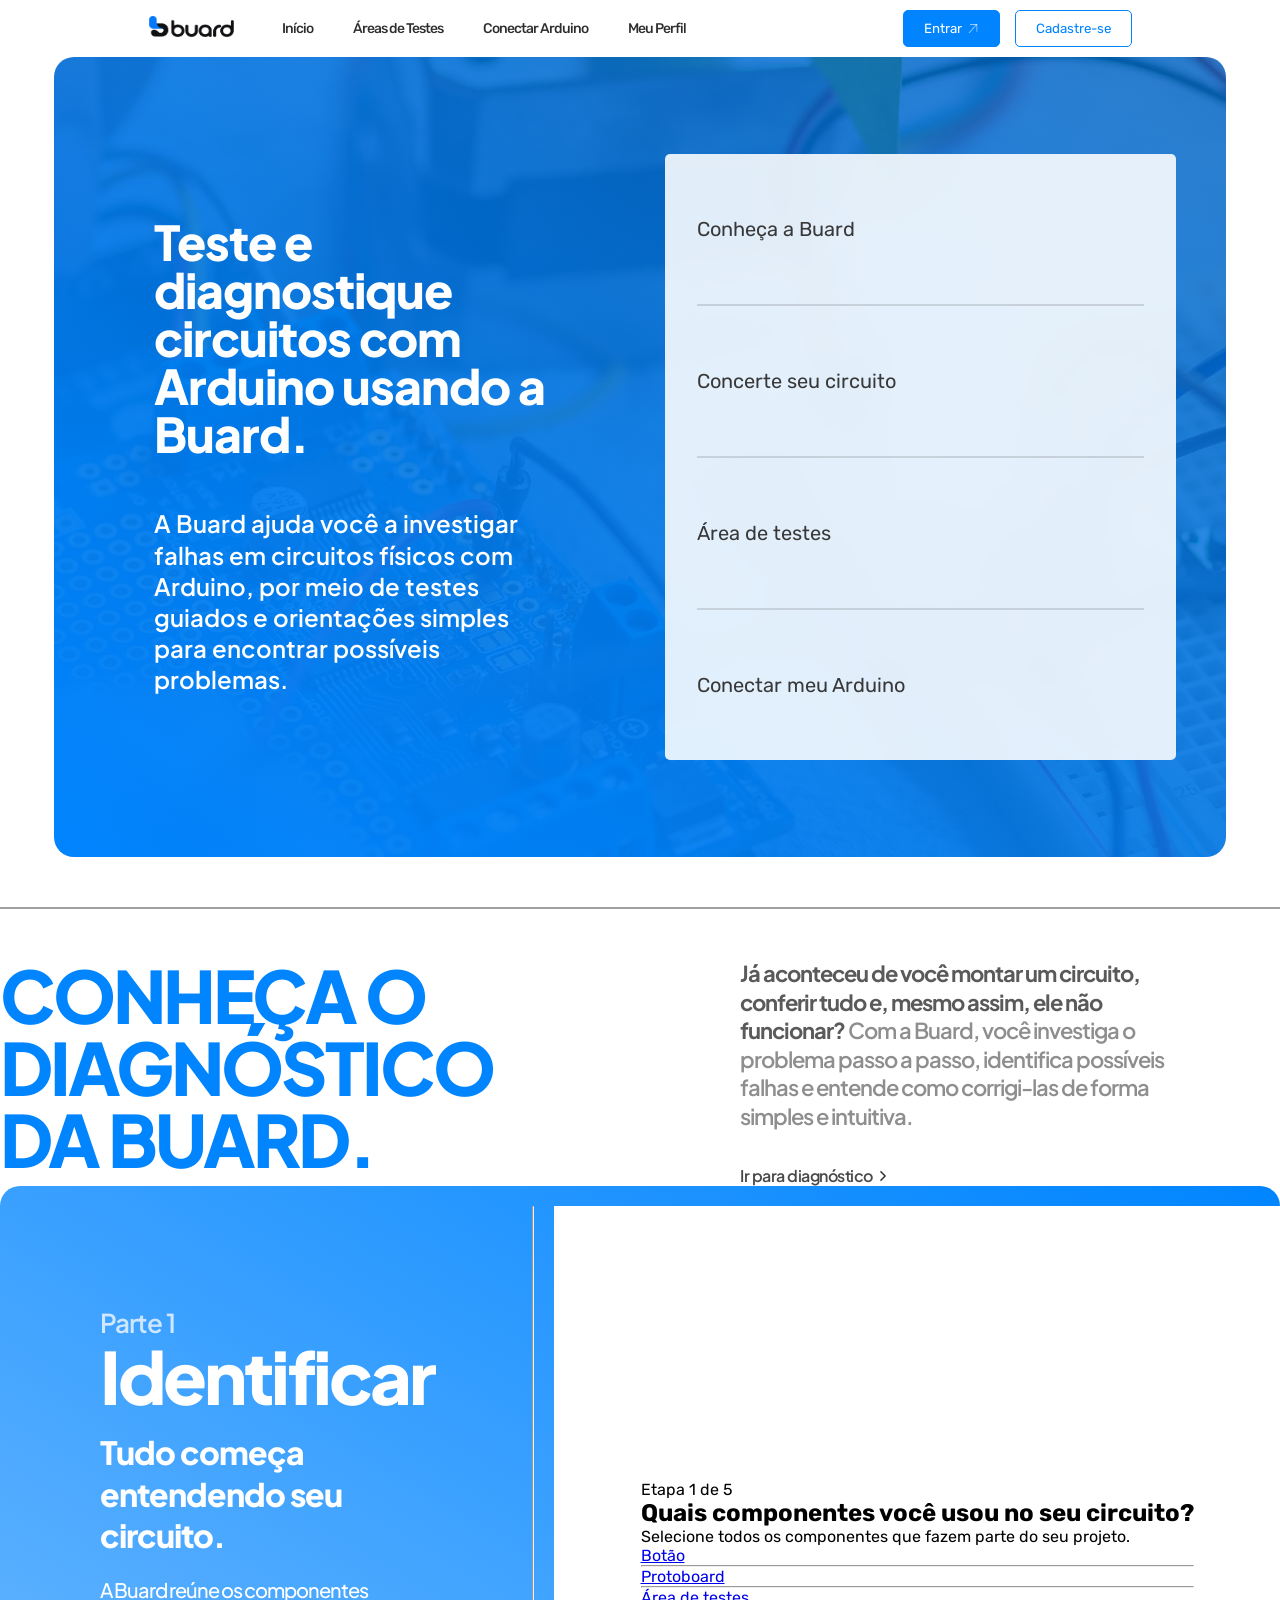
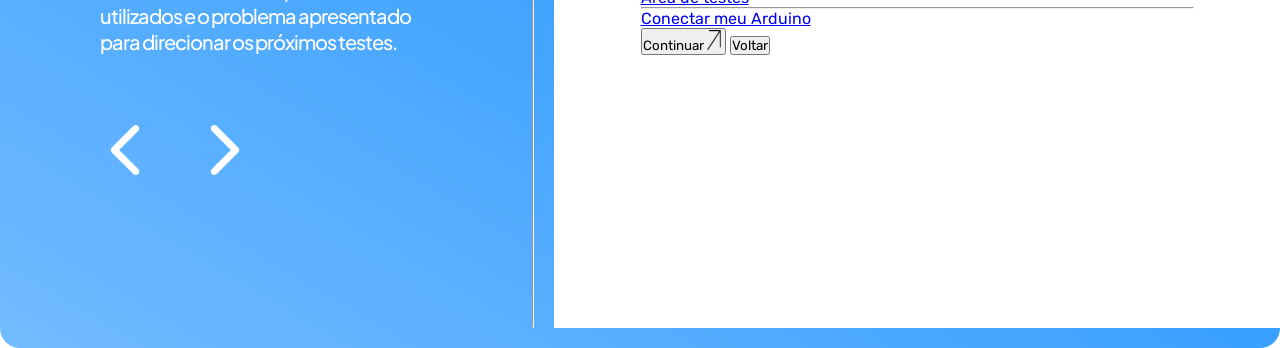
<file: Index.html>
<!DOCTYPE html>
<html lang="pt-BR">
<head>
    <meta charset="UTF-8">
    <meta name="viewport" content="width=device-width, initial-scale=1.0">
    <link rel="stylesheet" href="CSS/index.css">
    <title>Buard | Página Inicial</title>
</head>
<body>
    <header class="header">
        <div class="header_conteudo">
            <div class="header_navegacao">
                <a href="#">
                    <img src="IMG/BuardLogo.png">
                </a>
                <nav>
                    <a href="#index"><span>Início</span></a>
                    <a href="#"><span>Áreas de Testes</span></a>
                    <a href="#"><span>Conectar Arduino</span></a>
                    <a href="#"><span>Meu Perfil</span></a>
                </nav>
            </div>
            
            <div class="header_entrar">
                <button class="header_entrar_login" onclick="login()"><span>Entrar</span><img src="IMG/Seta.png" width="12" style="filter: invert(1);"></button>
                <button class="header_entrar_cadastro" onclick="cadastro()"><span>Cadastre-se</span></button>
            </div>
        </div>
    </header>

    <main>

        <section class="hero">

            <div class="hero_conteudo">
                <h1>Teste e diagnostique circuitos com Arduino usando a Buard.</h1>
                <p>A Buard ajuda você a investigar falhas em circuitos físicos com Arduino, por meio de testes guiados e orientações simples para encontrar possíveis problemas.</p>
            </div>
            <div class="hero_menu">
                <nav>
                    <a href="#"><span>Conheça a Buard</span><img src="IMG/Seta.png"></a>
                    <hr>
                    <a href="#"><span>Concerte seu circuito</span><img src="IMG/Seta.png"></a>
                    <hr>
                    <a href="#"><span>Área de testes</span><img src="IMG/Seta.png"></a>
                    <hr>
                    <a href="#"><span>Conectar meu Arduino</span><img src="IMG/Seta.png"></a>
                </nav>
            </div>
        </section>

        <hr class="hr1">

        <section class="diagnostico">

            <div class="diagnostico_titulo">
                <div class="diagnostico_titulo_h1">
                    <h1>CONHEÇA O DIAGNÓSTICO DA BUARD.</h1>
                </div>

                <div class="diagnostico_titulo_texto">
                    <p><strong>Já aconteceu de você montar um circuito, conferir tudo e, mesmo assim, ele não funcionar?</strong> Com a Buard, você investiga o problema passo a passo, identifica possíveis falhas e entende como corrigi-las de forma simples e intuitiva.</p>
                    <a href="#"><span>Ir para diagnóstico</span><img src="IMG/SetaAzul.png"></a>
                </div>
            </div>

            <div class="diagnostico_container">
                <div class="diagnostico_descricao">
                    <div class="diagnostico_descricao_titulo">
                        <h2>Parte 1</h2>
                        <h1>Identificar</h1>
                    </div>

                    <div class="diagnostico_descricao_texto">
                        <h4>Tudo começa entendendo seu circuito.</h4>
                        <p>A Buard reúne os componentes utilizados e o problema apresentado para direcionar os próximos testes.</p>
                    </div>

                    <div class="diagnostico_descricao_nav">
                        <button>
                            <img src="IMG/SetaAzul.png" width="50" height="50" style="transform: rotate(90deg);">
                        </button>
                        
                        <button>
                            <img src="IMG/SetaAzul.png" width="50" height="50" style="transform: rotate(-90deg);">
                        </button>
                    </div>
                </div>

                <hr>

                <div class="diagnostico_exemplo">
                    <div class="diagnostico_exemplo_nav">
                        <div class="diagnostico_exemplo_conteudo">
                            <p>Etapa 1 de 5</p> 
                            <h1>Quais componentes você usou no seu circuito?</h1>
                        </div>

                        <div class="diagnostico_exemplo_menu">
                            <p>Selecione todos os componentes que fazem parte do seu projeto.</p>
                            <div class="diagnostico_exemplo_botoes">
                                <nav>
                                    <a href="#"><span>Botão</span></a>
                                    <hr>
                                    <a href="#"><span>Protoboard</span></a>
                                    <hr>
                                    <a href="#"><span>Área de testes</span></a>
                                    <hr>
                                    <a href="#"><span>Conectar meu Arduino</span></a>
                                </nav>
                            </div>

                            <div class="diagnostico_exemplo_continuar">
                                <button><span>Continuar</span><img src="IMG/Seta.png" width="20" height="20 "></button>
                                <button><span>Voltar</span></button>
                            </div>
                        </div>
                    </div>
                </div>
            </div>
        </section>
    </main>
    <footer>
        
    </footer>
    <script src="JS/script.js"></script>
</body>
</html>
</file>
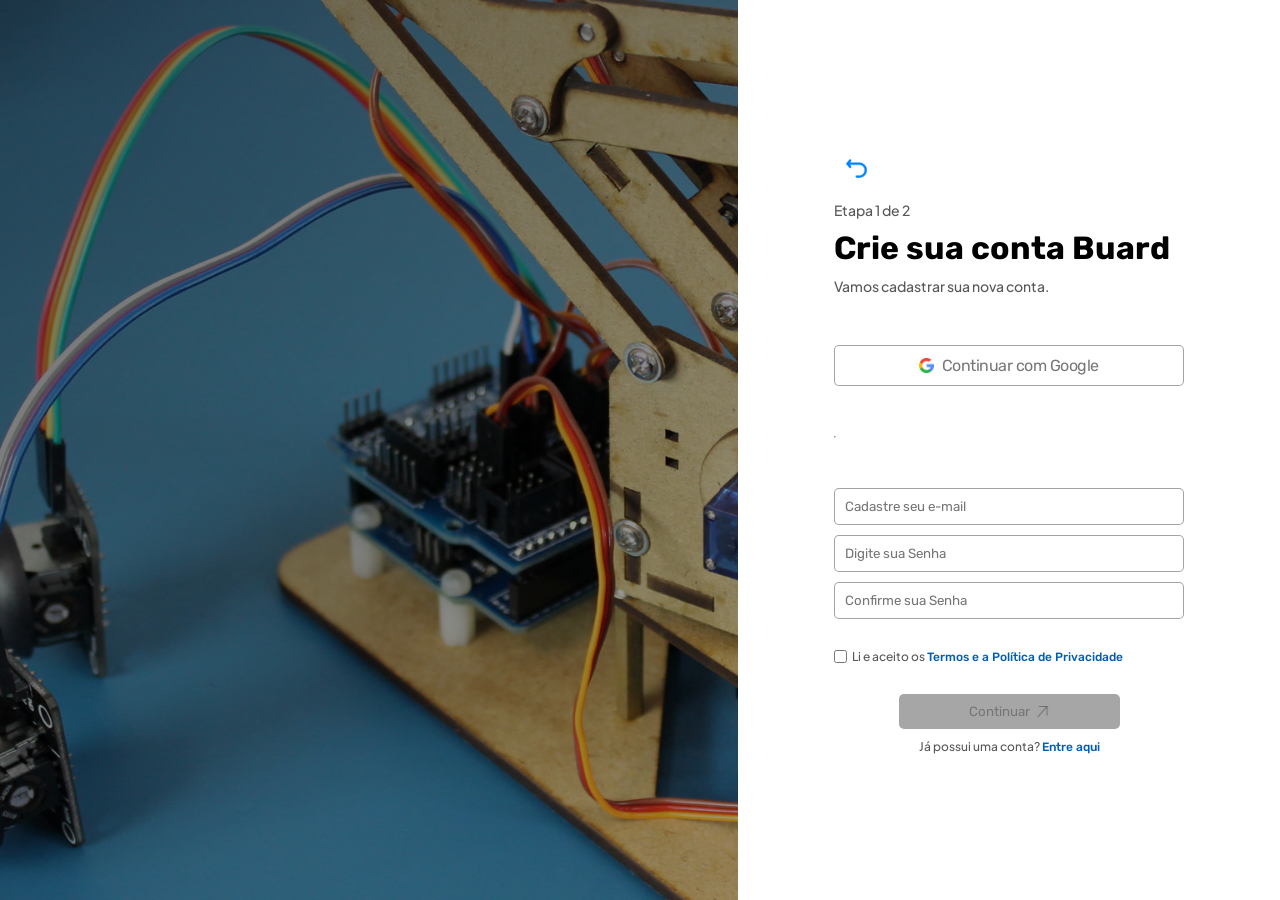
<file: cadastro.html>
<!DOCTYPE html>
<html lang="pt-BR">
<head>
    <meta charset="UTF-8">
    <meta name="viewport" content="width=device-width, initial-scale=1.0">
    <link rel="stylesheet" href="CSS/cadastro.css">
    <title>Buard | Cadastro</title>
</head>
<body>
    <main>
        <form class="container">
            <div class="container_titulo">
                <div class="container_voltar">
                    <button onclick="voltar()">
                        <img src="IMG/Voltar.png">
                    </button>
                    <p>Etapa 1 de 2</p>
                </div>
                <h1>Crie sua conta Buard</h1>
                <p>Vamos cadastrar sua nova conta.</p>
            </div>

            <div class="container_plataformas">
                <button><img src="./IMG/Google.png"><span>Continuar com Google</span></button>
            </div>

            <hr class="divisao_entrada">
            
            <div class="container_formulario">
                <div class="input">
                    <input type="email" id="email" placeholder="Cadastre seu e-mail" required> 
                </div>

                <div class="input">
                    <input type="password" id="senha" placeholder="Digite sua Senha" required> 
                </div>

                <div class="input">
                    <input type="password" id="senhaConf" placeholder="Confirme sua Senha" required>
                </div>

                <div class="check_box">
                    <input id="termos" type="checkbox" required>
                    <label for="termos">Li e aceito os <a href="#">Termos e a Política de Privacidade</a></label>
                </div>

                <div class="container_botao">
                    <button id="continuarBotao" type="submit" disabled>
                        <span>Continuar</span>
                        <img src="IMG/Seta.png" width="15">
                    </button>
                    <p>Já possui uma conta? <a href="#login">Entre aqui</a></p>
                </div>
            </div>
        </form>
    </main>
    <script src="JS/script.js"></script>
</body>
</html>
</file>
<file: CSS/index.css>
@import url('https://fonts.googleapis.com/css2?family=Rubik:ital,wght@0,300..900;1,300..900&display=swap');
@import url('https://fonts.googleapis.com/css2?family=Plus+Jakarta+Sans:ital,wght@0,200..800;1,200..800&display=swap');

* {
    font-family: "Rubik", sans-serif;
    margin: 0;
    padding: 0;
    box-sizing: border-box;
}

.hr1 {
    border: none;             /* Remove a borda 3D padrão */
    height: 2px;              /* Define a espessura da linha */
    background-color: #a1a1a1;/* Define a cor de fundo */
    max-width: 1550px;               /* Define a largura (ex: 50% da tela) */
    margin: 50px auto;        /* Centraliza a linha e dá espaçamento */
}

.header {
    position: sticky;
    top: 0;
    margin: auto;
    z-index: 1000;
    background-color: #ffffffe5;
    backdrop-filter: blur(14px);
}

.header_conteudo {
    display: flex;
    justify-content: space-around;
    align-items: center;
    max-width: 1440px;
    margin: auto;
    width: 90%;
}

.header_navegacao {
    font-size: 14px;
    align-items: center;
    display: flex;
}


.header_navegacao img {
    width: 85px;
}

.header_navegacao nav {
    width: 500px;
    margin: auto;
    display: flex;
    align-items: center;
    justify-content: center;
}

.header_navegacao nav a span {
    position: relative;
    z-index: 1;
    transition: all .3s cubic-bezier(.14,.07,.03,.98);

}

.header_navegacao nav a{
    position: relative;
    text-decoration: none;
    overflow: hidden;
    padding: 20px;
    background-color: rgba(0, 0, 0, 0);
    color: #2e2e2e;
    letter-spacing: -1px;
    font-weight: 470;
    transition: all .4s cubic-bezier(.14,.07,.03,.98);
}

.header_navegacao nav a::before {
    content: "";
    position: absolute;
    inset: 0;
    background-color: #2e2e2e;
    transform: translate(0, 58px);
    transition: all .4s cubic-bezier(.14,.07,.03,.98);
}

.header_navegacao nav a:hover::before {
    background-color: #0084ff;
    transform: translate(0, 0px);
    
}

.header_navegacao nav a:hover span{
    color: #fff;

}

.header_entrar {
    display: flex;
    gap: 15px;
}

.header_entrar button {
    letter-spacing: 0px;
    border-radius: 5px;
    cursor: pointer;
    padding: 10px 20px;
}

.header_entrar_login {
    overflow: hidden;
    display: flex;
    gap: 5px;
    align-items: center;
    color: #fff;
    background-color: #0084ff;
    border: 1px solid #0084ff;
    transition: all .2s cubic-bezier(.14,.07,.03,.98);
}

.header_entrar_login:hover {
    background-color: #004b92;
    border-color: #004b92;

}

.header_entrar_cadastro {
    border: 1px solid #0084ff;
    color: #0084ff;
    background: none;
    transition: all .2s cubic-bezier(.14,.07,.03,.98);
}

.header_entrar_cadastro:hover {
    border-color: #0084ff;
    background-color: #0084ff;
    color: #fff;
}

.hero {
    background: linear-gradient(to top right, #0085ff,  #0068c9c4), url(../IMG/FundoArduino.webp);
    min-height: 800px;
    width: calc(100% - 108px);
    max-width: 1550px;
    margin: auto;
    padding: 50px;
    border-radius: 20px;
    background-size: cover;
    background-position: center;
    display: grid;
    grid-template-columns: repeat(2, minmax(0, 1fr));
    gap: 50px;
}

.hero_conteudo {
    text-align: left;
    min-width: 0;
    display: flex;
    align-items: flex-start;
    gap: 50px;
    padding: 0 50px;
    flex-direction: column;
    justify-content: center;
    border-radius: 5px;
}

.hero_conteudo h1 {
    font-size: 48px;
    line-height: 1;
    font-weight: 1000;
    letter-spacing: -1px;
    color: #ffffff;
    font-family: "Plus Jakarta Sans", sans-serif;
}

.hero_conteudo p {
    font-family: "Plus Jakarta Sans", sans-serif;
    font-weight: 600;
    font-size: 24px;
    letter-spacing: 0px;
    word-spacing: 1px;
    line-height: 1.3;
    color: #ffffff;
}

.hero_menu {
    min-width: 0;
    z-index: 10;
    justify-content: center;
    display: flex;
    flex-direction: column;
    gap: 30px;
}

.hero_menu nav{
    border-radius: 5px;
    background-color: #ffffffe1;
    backdrop-filter: blur(15px);
    overflow: hidden;
    display: flex;
    flex-direction: column;
    width: 100%;
    max-width: 650px;
    margin: auto;
    font-size: 20px;
}

.hero_menu hr {
    border: 0.02rem solid #2e2e2e28;
    margin: 0 32px;
}

.hero_menu nav a img {
    width: 20px;
    flex-shrink: 0;
    position: relative;
    z-index: 1;
    transition: opacity .2s ease;
    opacity: 0;
    filter: invert(1);
}

.hero_menu nav a span {
    position: relative;
    z-index: 1;
    transition: all .5s cubic-bezier(.14,.07,.03,.98);
}

.hero_menu nav a {
    display: flex;
    padding: 24px 32px;
    gap: 5px;
    align-items: center;
    justify-content: flex-start;
    position: relative;
    overflow: hidden;
    font-family: "Plus Jakarta Sans", sans-serif;
    min-height: 150px;
    text-decoration: none;
    color: #383838;
    transition: all .4s cubic-bezier(.14,.07,.03,.98);
}

.hero_menu nav a::before {
    content: "";
    position: absolute;
    inset: 0;
    background-color: #2e2e2e;
    transform: translateY(100%);
    transition: all .5s cubic-bezier(.14,.07,.03,.98);
}

.hero_menu nav a:hover::before {
    background-color: #0084ff;
    transform: translate(0, 0px);
}

.hero_menu nav a:hover span{
    color: #fff;
    padding-left: 12px;
}

.hero_menu nav a:hover img {
    opacity:1;
}

.diagnostico {
    max-width: 1550px;
    display: flex;
    flex-direction: column;
    margin: 0 auto;
}

.diagnostico_titulo {
    display: grid;
    grid-template-columns: 1fr 1fr;
}

.diagnostico_titulo_texto {
    display: flex;
    flex-direction: column;
    padding: 0px 100px;
    gap: 35px;
    justify-content: flex-start;
}

.diagnostico_titulo_h1 h1 {
    font-family: "Plus Jakarta Sans", sans-serif;
    font-weight: 1000;
    font-size: 72px;
    line-height: 1;
    width: 500px;
    letter-spacing: -3px;
    color: #0085ff;
}

.diagnostico_titulo_texto p {
    font-family: "Plus Jakarta Sans", sans-serif;
    font-weight: 600;
    font-size: 22px;
    line-height: 1.3;
    letter-spacing: -1px;
    color: #8f8e8e;
}

.diagnostico_titulo_texto p strong {
    font-family: "Plus Jakarta Sans", sans-serif;
    font-weight: 700;
    color: #5a5a5a;
}

.diagnostico_titulo_texto a {
    gap: 5px;
    text-align: left;
    display: flex;
    align-items: center;
    text-decoration: none;

}

.diagnostico_titulo_texto a span{
    text-decoration: none;
    color: #494949;
    font-family: "Plus Jakarta Sans", sans-serif;
    font-weight: 600;
    font-size: 16px;
    line-height: 1.3;
    letter-spacing: -0.5px;
}

.diagnostico_titulo_texto a:hover span {
    color: #0085ff;
    text-decoration: underline;
}

.diagnostico_titulo_texto a:hover img {
    filter: brightness(1) opacity(1);
}

.diagnostico_titulo_texto a img {
    width: 10px;
    transform: rotate(-90deg);
    filter:brightness(0) opacity(0.85);
}

.diagnostico_container {
    display: flex;
    background: linear-gradient(to bottom left, #0085ff,  #49a7ffc4);
    gap: 20px;
    padding: 20px 0px;
    border-radius: 20px;
}

.diagnostico_descricao {
    display: flex;
    color: #fff;
    flex-direction: column;
    justify-content: space-between;
    width: 40%;
    gap: 20px;
    padding: 100px;
}

.diagnostico_descricao_titulo h1 {
    font-family: "Plus Jakarta Sans", sans-serif;
    font-weight: 1000;
    font-size: 72px;
    line-height: 1;
    width: 500px;
    letter-spacing: -3px;
}

.diagnostico_descricao_titulo h2 {
    font-family: "Plus Jakarta Sans", sans-serif;
    font-weight: 600;
    font-size: 26px;
    line-height: 1.3;
    letter-spacing: -1px;
    opacity: 0.75;
}

.diagnostico_descricao_texto {
    display: flex;
    flex-direction: column;
    gap: 20px;
}

.diagnostico_descricao_texto p {
    font-family: "Plus Jakarta Sans", sans-serif;
    font-weight: 500;
    font-size: 20px;
    line-height: 1.3;
    letter-spacing: -1px;
}

.diagnostico_descricao_texto h4 {
    font-family: "Plus Jakarta Sans", sans-serif;
    font-weight: 800;
    font-size: 32px;
    line-height: 1.3;
    letter-spacing: -1px;
}

.diagnostico_descricao_nav img{
    filter: brightness(0) invert(1);
}

.diagnostico_descricao_nav {
    display: flex;
    padding:50px 0px;
    gap: 50px;
    align-items: center;
}

.diagnostico_descricao_nav button {
    text-decoration: none;
    color: #fff;
    background:none;
    border:none;
    cursor: pointer;
}

.diagnostico_exemplo {
    width: 100%;
    display: flex;
    justify-content: center;
    align-items: center;
    background-color: #ffffff;
}


/* No zoom ou em telas menores, o menu fica abaixo do texto. */
@media (max-width: 1000px) {
    .hero {
        grid-template-columns: 1fr;
        min-height: auto;
        gap: 32px;
    }

    .hero_conteudo {
        gap: 24px;
    }

    .hero_conteudo h1 {
        font-size: 40px;
    }

    .hero_conteudo p {
        font-size: 26px;
    }

    .hero_menu nav {
        max-width: none;
    }

    .hero_menu nav a {
        min-height: 96px;
    }
}

@media (max-width: 600px) {
    .hero {
        padding: 32px 24px;
    }

    .hero_conteudo h1 {
        font-size: 32px;
    }

    .hero_conteudo p {
        font-size: 20px;
    }

    .hero_menu nav {
        font-size: 18px;
    }

    .hero_menu nav a {
        padding: 20px;
    }

    .hero_menu hr {
        margin: 0 20px;
    }
}
</file>
<file: CSS/cadastro.css>
@import url('https://fonts.googleapis.com/css2?family=Rubik:ital,wght@0,300..900;1,300..900&display=swap');
@import url('https://fonts.googleapis.com/css2?family=Plus+Jakarta+Sans:ital,wght@0,200..800;1,200..800&display=swap');

* {
    font-family: "Rubik", sans-serif;
    margin: 0;
    padding: 0;
    box-sizing: border-box;
}


main {
    
    background-image: linear-gradient(to top left, #00000048, #00000094), url(../IMG/Fundo.jpg);
    background-position: center;
    background-size: cover;
    display: flex;
    justify-content: flex-end;
    align-items: center;
    height: 100vh;
}

.container {
    background-color: #fff;
    padding: 6rem;
    display: flex;
    height: 100vh;
    flex-direction: column;
    align-items: flex-start;
    justify-content: center;
    gap: 50px;
}

.container_voltar {
    display: flex;
    flex-direction: column;
    justify-content: center;
    align-items: flex-start;
    gap: 10px;
}

.container_voltar button img {
    width: 25px;
    position: relative;
    z-index: 1;
    transition: filter 0.05s cubic-bezier(.14,.07,.03,.98);
}

.container_voltar button {
    position: relative;
    display: flex;
    align-items: center;
    justify-content: center;
    cursor: pointer;
    background-color: #0084ff00;
    padding: 10px;
    border: none;
    border-radius: 50%;
    transition: all .3s cubic-bezier(.14,.07,.03,.98);
}

.container_voltar button::before {
    content: "";
    position: absolute;
    inset: 0;
    background-color: #00000000;
    border-radius: inherit;
    transform: scale(0.8);
    transition: all .4s cubic-bezier(.14,.07,.03,.98);
}

.container_voltar button:hover::before {
    background-color: #0085ff;
    transform: scale(0.9);
}

.container_voltar button:hover img {
    filter: brightness(0) invert(1);
}

.container_titulo {
    display: flex;
    flex-direction: column;
    gap: 10px;
}

.container_titulo p {
    color: #2e2e2ecc;
    font-size: 14px;
    font-weight: 500;
    font-family: "Plus Jakarta Sans", sans-serif;
}

.container_plataformas button{
    cursor: pointer;
    width: 350px;
    background-color: #fff;
    border-radius: 5px;
    border: 1px solid #2e2e2e70;
    display: flex;
    padding: 10px 0px;
    gap: 7.5px;
    justify-content: center;
    align-items: center;
}

.container_plataformas button:hover {
    border-color: #0085ff;
}

.container_plataformas span {
    color: #00000088;
    font-size: 16px;
    font-weight: 400;
    letter-spacing: -0.5px;
}

.container_plataformas button img {
    width: 15px;
}

.container_formulario {
    display: flex;
    flex-direction: column;
    gap: 10px;
}

.input {
    display: flex;
    flex-direction: column;
    gap: 2px;
}

.input input {
    outline: none;
    width: 350px;
    padding: 10px 0px 10px 10px;
    border-radius: 5px;
    border: 1px solid #2e2e2e70;
}

.input input:focus {
    border-color: #0085ff;
}

.input input:hover {
    border-color: #0085ff;
}

.check_box {
    display: flex;
    gap: 5px;
    padding: 20px 0px;
}

.check_box input {
    cursor: pointer;
}

.check_box label {
    color: #2e2e2ecc;
    font-size: 12px;
    font-weight: 500;
    font-family: "Plus Jakarta Sans", sans-serif;
}

.check_box a, .container_botao a {
    color: #005db4;
    text-decoration: none;
}

.check_box a:hover, .container_botao a:hover{
    color: #005db4;
    cursor: pointer;
    text-decoration: underline;
}

.container_botao {
    display: flex;
    flex-direction: column;
    align-items: center;
    gap: 10px;
}



#continuarBotao {
    display: flex;
    justify-content: center;
    align-items: center;
    gap: 5px;
    cursor: pointer;
    color: #fff;
    background-color: #0085ff;
    border: 1px solid #0085ff;
    padding: 10px 70px;
    border:none;
    border-radius: 5px;
    transition: background-color 0.2s ease,
                color 0.2s ease,
                background-color 0.2s ease;
}

#continuarBotao img {
    transition: filter 0.2s ease;
    filter: invert(1) opacity(1);
}

#continuarBotao:disabled {
    cursor: auto;
    border-color: #353535;
    background-color: #2b2b2b6b;
    color: #757575;
}

#continuarBotao:disabled img {
    filter: invert(0) opacity(0.5);
}

.container_botao p{
    color: #2e2e2ecc;
    font-size: 12px;
    font-weight: 500;
    font-family: "Plus Jakarta Sans", sans-serif;
}
</file>
